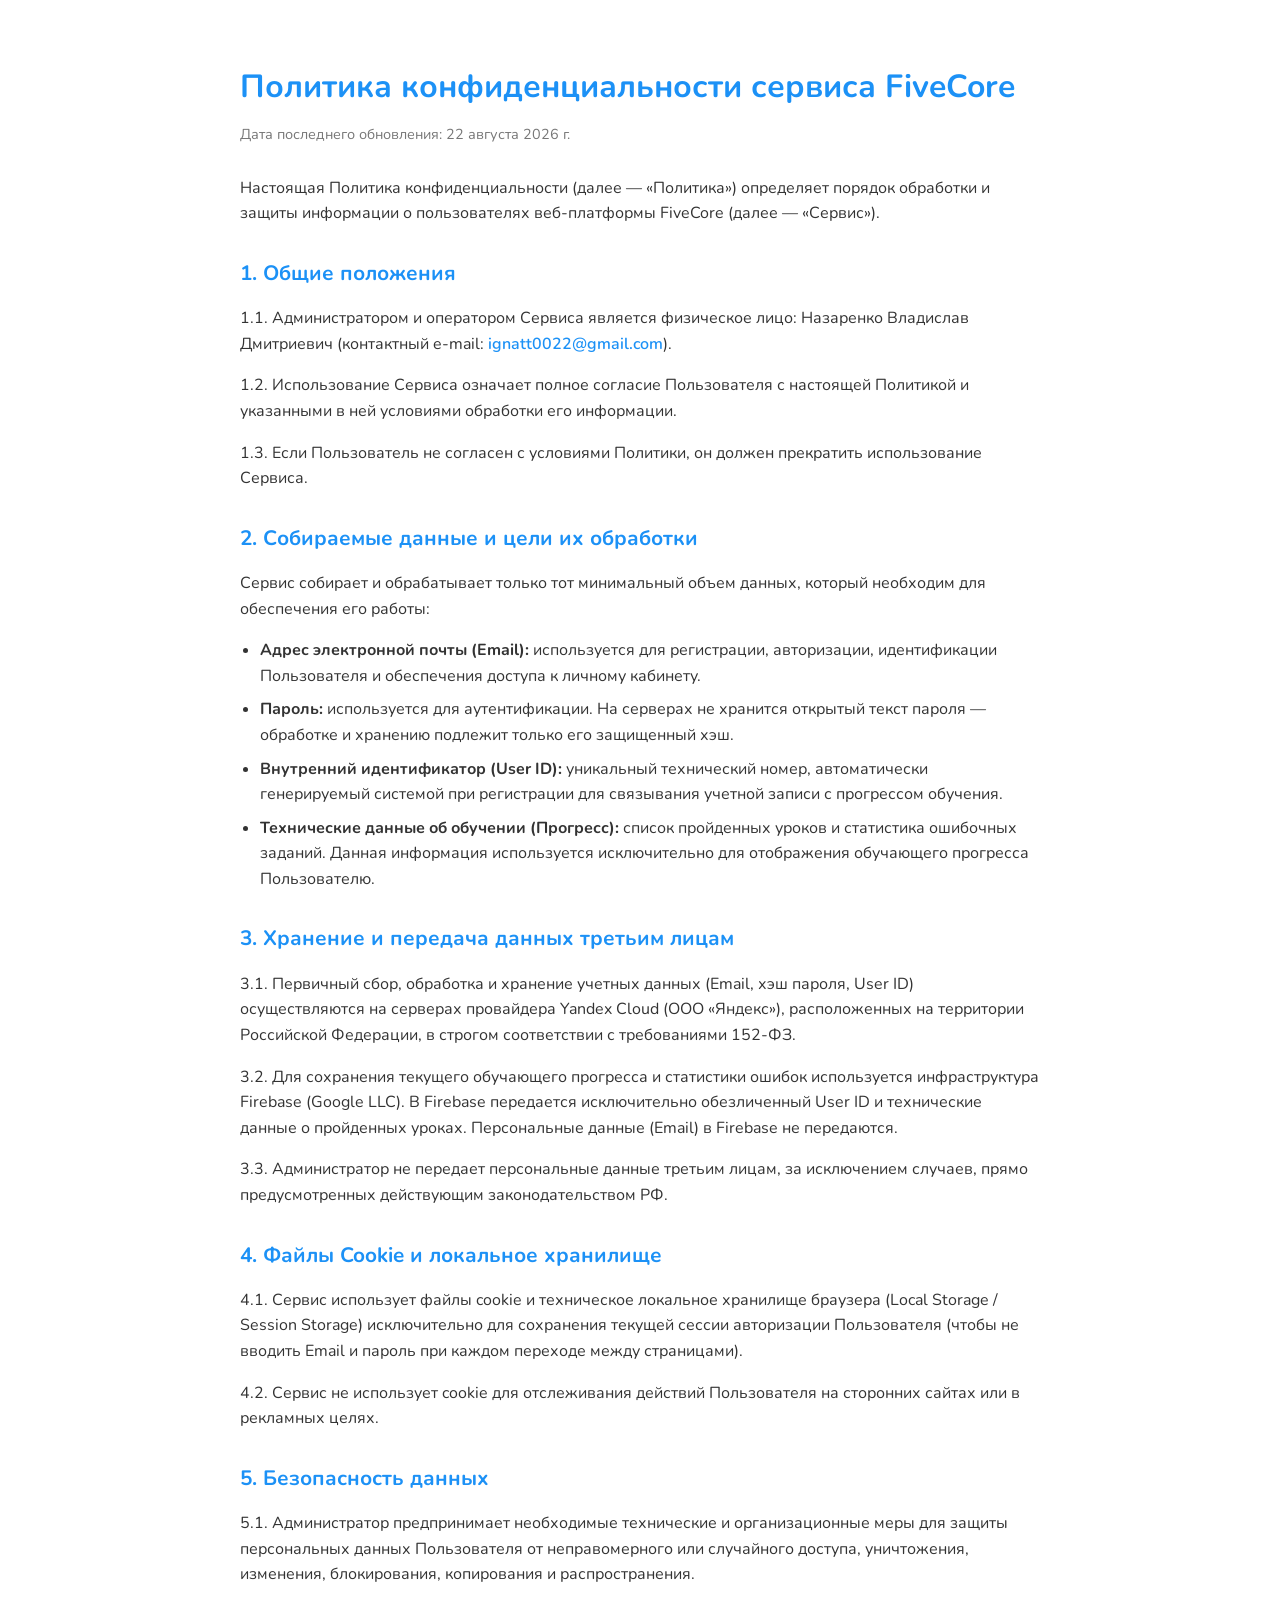
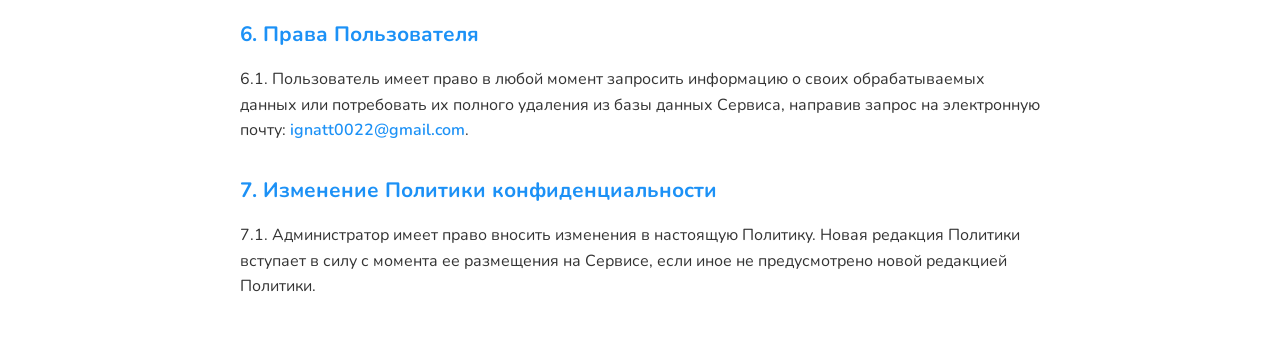
<file: privacy.html>
<!DOCTYPE html>
<html lang="ru">
<head>
  <meta charset="UTF-8">
  <meta name="viewport" content="width=device-width, initial-scale=1.0">
  <title>Политика конфиденциальности — FiveCore</title>
  <link rel="preconnect" href="https://fonts.googleapis.com">
  <link rel="preconnect" href="https://fonts.gstatic.com" crossorigin>
  <link href="https://fonts.googleapis.com/css2?family=Nunito:wght@400;600;700&display=swap" rel="stylesheet">
  <style>
    body {
      font-family: 'Nunito', sans-serif;
      background-color: #ffffff;
      color: #333333;
      line-height: 1.6;
      margin: 0;
      padding: 40px 20px;
    }

    .container {
      max-width: 800px;
      margin: 0 auto;
    }

    h1, h2, h3 {
      color: #1C91F6;
      font-weight: 700;
    }

    h1 {
      font-size: 2rem;
      margin-bottom: 10px;
    }

    h2 {
      font-size: 1.3rem;
      margin-top: 30px;
      margin-bottom: 15px;
    }

    p, li {
      font-size: 1rem;
    }

    ul {
      padding-left: 20px;
    }

    li {
      margin-bottom: 8px;
    }

    .highlight-email {
      color: #1C91F6;
      font-weight: 600;
      text-decoration: none;
    }

    .date {
      color: #777777;
      font-size: 0.9rem;
      margin-bottom: 30px;
    }
  </style>
</head>
<body>

  <div class="container">
    <h1>Политика конфиденциальности сервиса FiveCore</h1>
    <div class="date">Дата последнего обновления: 22 августа 2026 г.</div>

    <p>Настоящая Политика конфиденциальности (далее — «Политика») определяет порядок обработки и защиты информации о пользователях веб-платформы FiveCore (далее — «Сервис»).</p>

    <h2>1. Общие положения</h2>
    <p>1.1. Администратором и оператором Сервиса является физическое лицо: Назаренко Владислав Дмитриевич (контактный e-mail: <a href="mailto:ignatt0022@gmail.com" class="highlight-email">ignatt0022@gmail.com</a>).</p>
    <p>1.2. Использование Сервиса означает полное согласие Пользователя с настоящей Политикой и указанными в ней условиями обработки его информации.</p>
    <p>1.3. Если Пользователь не согласен с условиями Политики, он должен прекратить использование Сервиса.</p>

    <h2>2. Собираемые данные и цели их обработки</h2>
    <p>Сервис собирает и обрабатывает только тот минимальный объем данных, который необходим для обеспечения его работы:</p>
    <ul>
      <li><strong>Адрес электронной почты (Email):</strong> используется для регистрации, авторизации, идентификации Пользователя и обеспечения доступа к личному кабинету.</li>
      <li><strong>Пароль:</strong> используется для аутентификации. На серверах не хранится открытый текст пароля — обработке и хранению подлежит только его защищенный хэш.</li>
      <li><strong>Внутренний идентификатор (User ID):</strong> уникальный технический номер, автоматически генерируемый системой при регистрации для связывания учетной записи с прогрессом обучения.</li>
      <li><strong>Технические данные об обучении (Прогресс):</strong> список пройденных уроков и статистика ошибочных заданий. Данная информация используется исключительно для отображения обучающего прогресса Пользователю.</li>
    </ul>

    <h2>3. Хранение и передача данных третьим лицам</h2>
    <p>3.1. Первичный сбор, обработка и хранение учетных данных (Email, хэш пароля, User ID) осуществляются на серверах провайдера Yandex Cloud (ООО «Яндекс»), расположенных на территории Российской Федерации, в строгом соответствии с требованиями 152-ФЗ.</p>
    <p>3.2. Для сохранения текущего обучающего прогресса и статистики ошибок используется инфраструктура Firebase (Google LLC). В Firebase передается исключительно обезличенный User ID и технические данные о пройденных уроках. Персональные данные (Email) в Firebase не передаются.</p>
    <p>3.3. Администратор не передает персональные данные третьим лицам, за исключением случаев, прямо предусмотренных действующим законодательством РФ.</p>

    <h2>4. Файлы Cookie и локальное хранилище</h2>
    <p>4.1. Сервис использует файлы cookie и техническое локальное хранилище браузера (Local Storage / Session Storage) исключительно для сохранения текущей сессии авторизации Пользователя (чтобы не вводить Email и пароль при каждом переходе между страницами).</p>
    <p>4.2. Сервис не использует cookie для отслеживания действий Пользователя на сторонних сайтах или в рекламных целях.</p>

    <h2>5. Безопасность данных</h2>
    <p>5.1. Администратор предпринимает необходимые технические и организационные меры для защиты персональных данных Пользователя от неправомерного или случайного доступа, уничтожения, изменения, блокирования, копирования и распространения.</p>

    <h2>6. Права Пользователя</h2>
    <p>6.1. Пользователь имеет право в любой момент запросить информацию о своих обрабатываемых данных или потребовать их полного удаления из базы данных Сервиса, направив запрос на электронную почту: <a href="mailto:ignatt0022@gmail.com" class="highlight-email">ignatt0022@gmail.com</a>.</p>

    <h2>7. Изменение Политики конфиденциальности</h2>
    <p>7.1. Администратор имеет право вносить изменения в настоящую Политику. Новая редакция Политики вступает в силу с момента ее размещения на Сервисе, если иное не предусмотрено новой редакцией Политики.</p>
  </div>

</body>
</html>
</file>
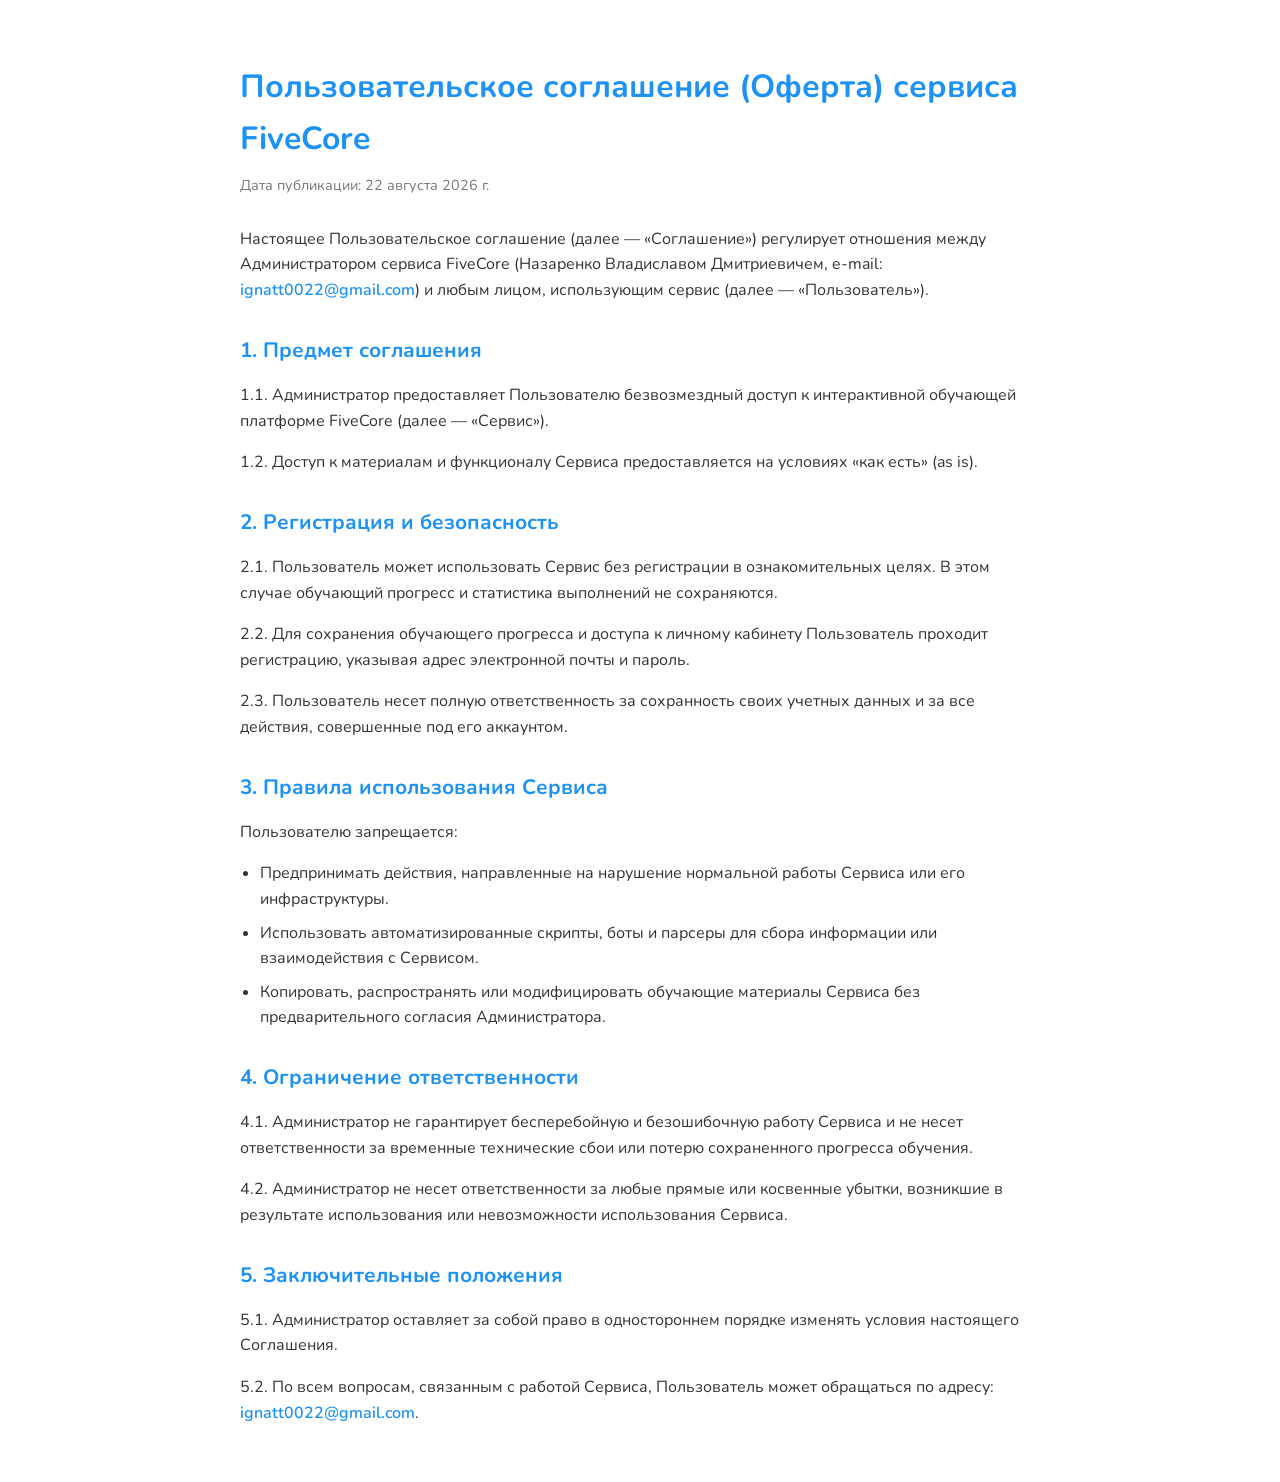
<file: terms.html>
<!DOCTYPE html>
<html lang="ru">
<head>
  <meta charset="UTF-8">
  <meta name="viewport" content="width=device-width, initial-scale=1.0">
  <title>Пользовательское соглашение — FiveCore</title>
  <link rel="preconnect" href="https://fonts.googleapis.com">
  <link rel="preconnect" href="https://fonts.gstatic.com" crossorigin>
  <link href="https://fonts.googleapis.com/css2?family=Nunito:wght@400;600;700&display=swap" rel="stylesheet">
  <style>
    body {
      font-family: 'Nunito', sans-serif;
      background-color: #ffffff;
      color: #333333;
      line-height: 1.6;
      margin: 0;
      padding: 40px 20px;
    }

    .container {
      max-width: 800px;
      margin: 0 auto;
    }

    h1, h2, h3 {
      color: #1C91F6;
      font-weight: 700;
    }

    h1 {
      font-size: 2rem;
      margin-bottom: 10px;
    }

    h2 {
      font-size: 1.3rem;
      margin-top: 30px;
      margin-bottom: 15px;
    }

    p, li {
      font-size: 1rem;
    }

    ul {
      padding-left: 20px;
    }

    li {
      margin-bottom: 8px;
    }

    .highlight-email {
      color: #1C91F6;
      font-weight: 600;
      text-decoration: none;
    }

    .date {
      color: #777777;
      font-size: 0.9rem;
      margin-bottom: 30px;
    }
  </style>
</head>
<body>

  <div class="container">
    <h1>Пользовательское соглашение (Оферта) сервиса FiveCore</h1>
    <div class="date">Дата публикации: 22 августа 2026 г.</div>

    <p>Настоящее Пользовательское соглашение (далее — «Соглашение») регулирует отношения между Администратором сервиса FiveCore (Назаренко Владиславом Дмитриевичем, e-mail: <a href="mailto:ignatt0022@gmail.com" class="highlight-email">ignatt0022@gmail.com</a>) и любым лицом, использующим сервис (далее — «Пользователь»).</p>

    <h2>1. Предмет соглашения</h2>
    <p>1.1. Администратор предоставляет Пользователю безвозмездный доступ к интерактивной обучающей платформе FiveCore (далее — «Сервис»).</p>
    <p>1.2. Доступ к материалам и функционалу Сервиса предоставляется на условиях «как есть» (as is).</p>

    <h2>2. Регистрация и безопасность</h2>
    <p>2.1. Пользователь может использовать Сервис без регистрации в ознакомительных целях. В этом случае обучающий прогресс и статистика выполнений не сохраняются.</p>
    <p>2.2. Для сохранения обучающего прогресса и доступа к личному кабинету Пользователь проходит регистрацию, указывая адрес электронной почты и пароль.</p>
    <p>2.3. Пользователь несет полную ответственность за сохранность своих учетных данных и за все действия, совершенные под его аккаунтом.</p>

    <h2>3. Правила использования Сервиса</h2>
    <p>Пользователю запрещается:</p>
    <ul>
      <li>Предпринимать действия, направленные на нарушение нормальной работы Сервиса или его инфраструктуры.</li>
      <li>Использовать автоматизированные скрипты, боты и парсеры для сбора информации или взаимодействия с Сервисом.</li>
      <li>Копировать, распространять или модифицировать обучающие материалы Сервиса без предварительного согласия Администратора.</li>
    </ul>

    <h2>4. Ограничение ответственности</h2>
    <p>4.1. Администратор не гарантирует бесперебойную и безошибочную работу Сервиса и не несет ответственности за временные технические сбои или потерю сохраненного прогресса обучения.</p>
    <p>4.2. Администратор не несет ответственности за любые прямые или косвенные убытки, возникшие в результате использования или невозможности использования Сервиса.</p>

    <h2>5. Заключительные положения</h2>
    <p>5.1. Администратор оставляет за собой право в одностороннем порядке изменять условия настоящего Соглашения.</p>
    <p>5.2. По всем вопросам, связанным с работой Сервиса, Пользователь может обращаться по адресу: <a href="mailto:ignatt0022@gmail.com" class="highlight-email">ignatt0022@gmail.com</a>.</p>
  </div>

</body>
</html>
</file>
